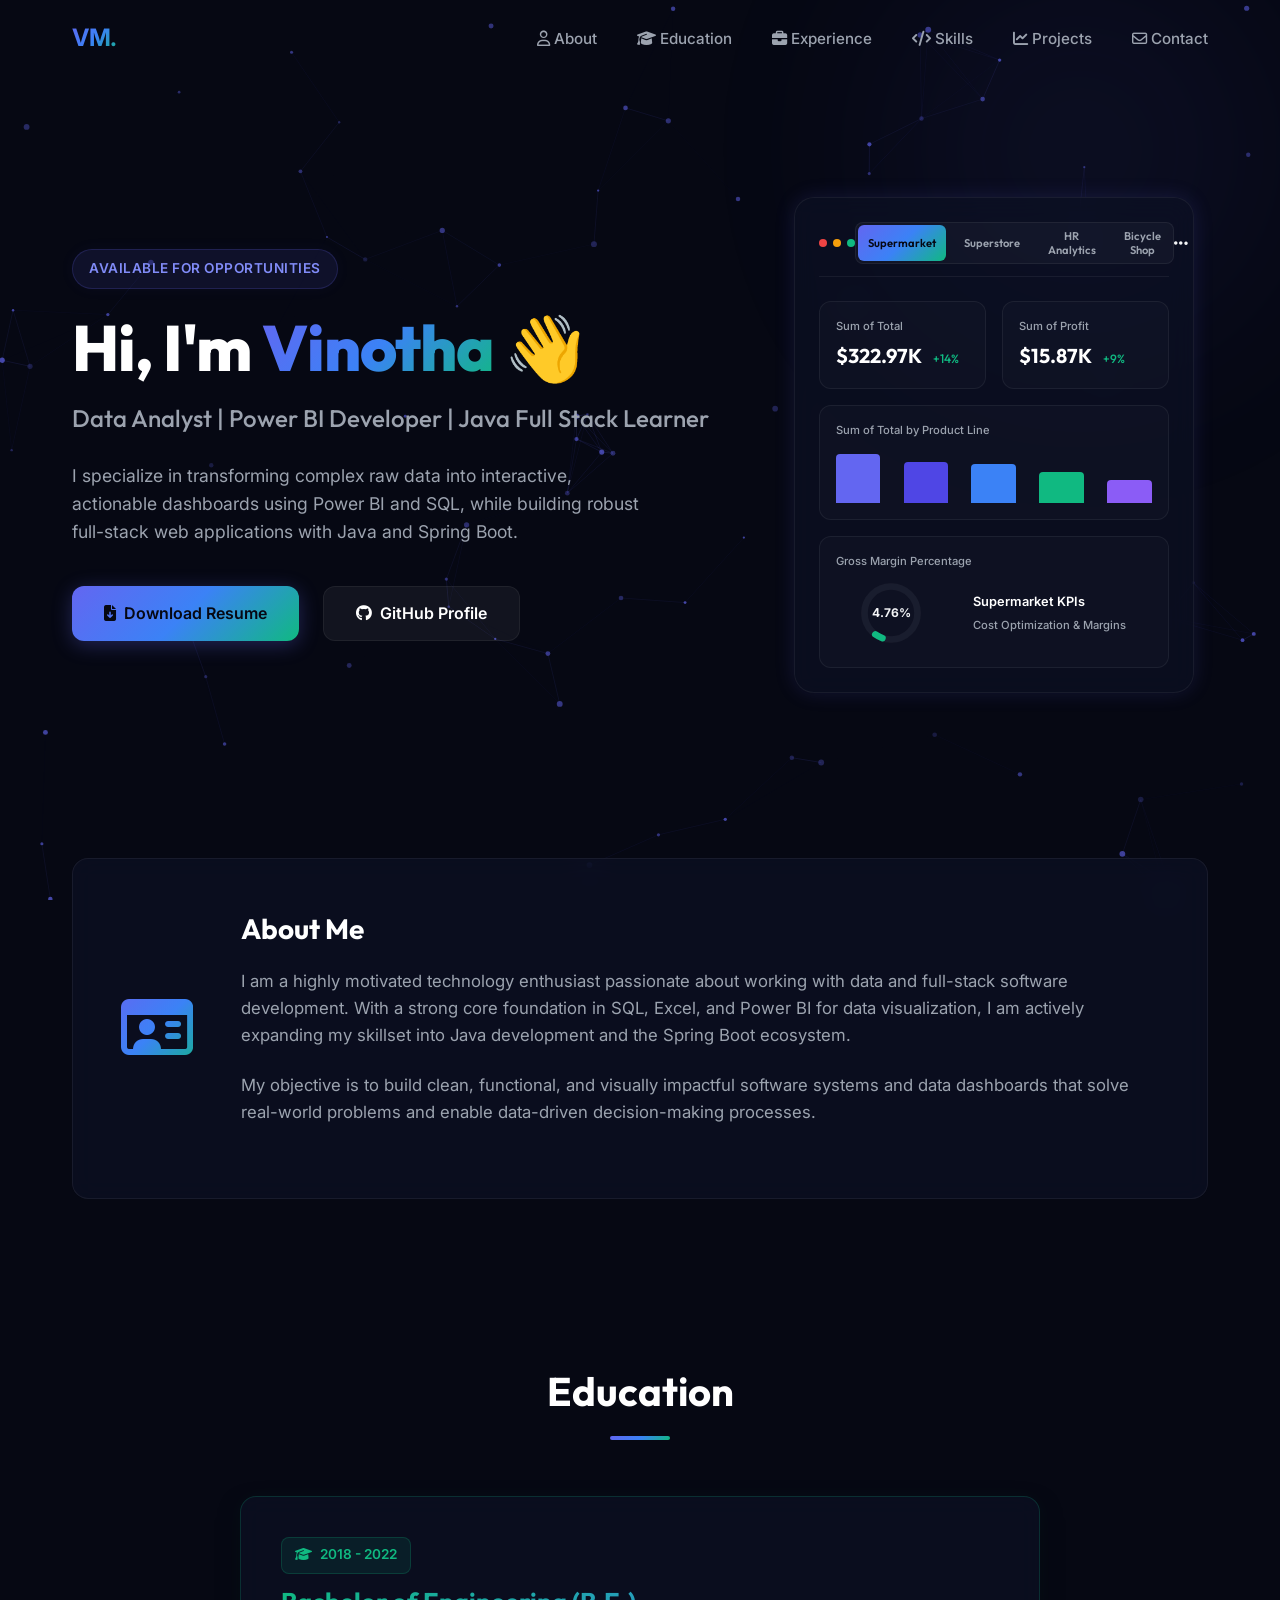
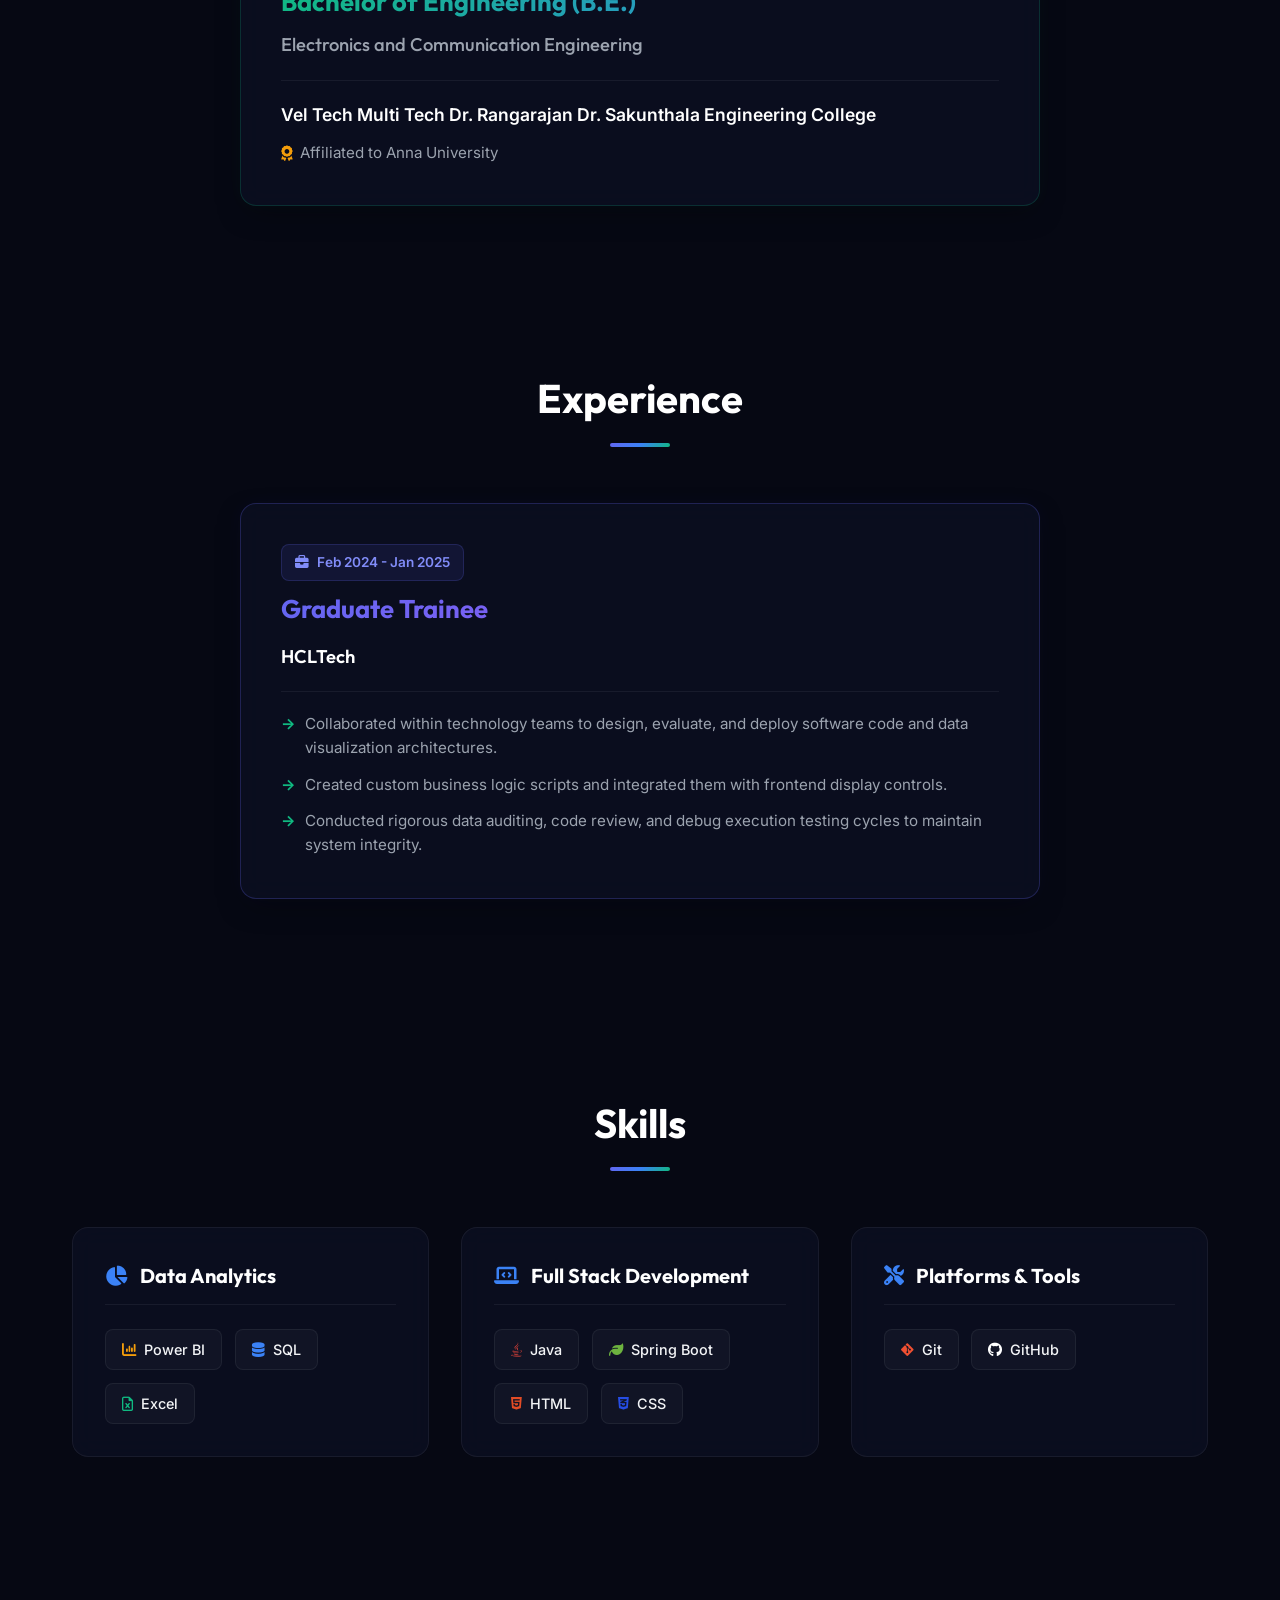
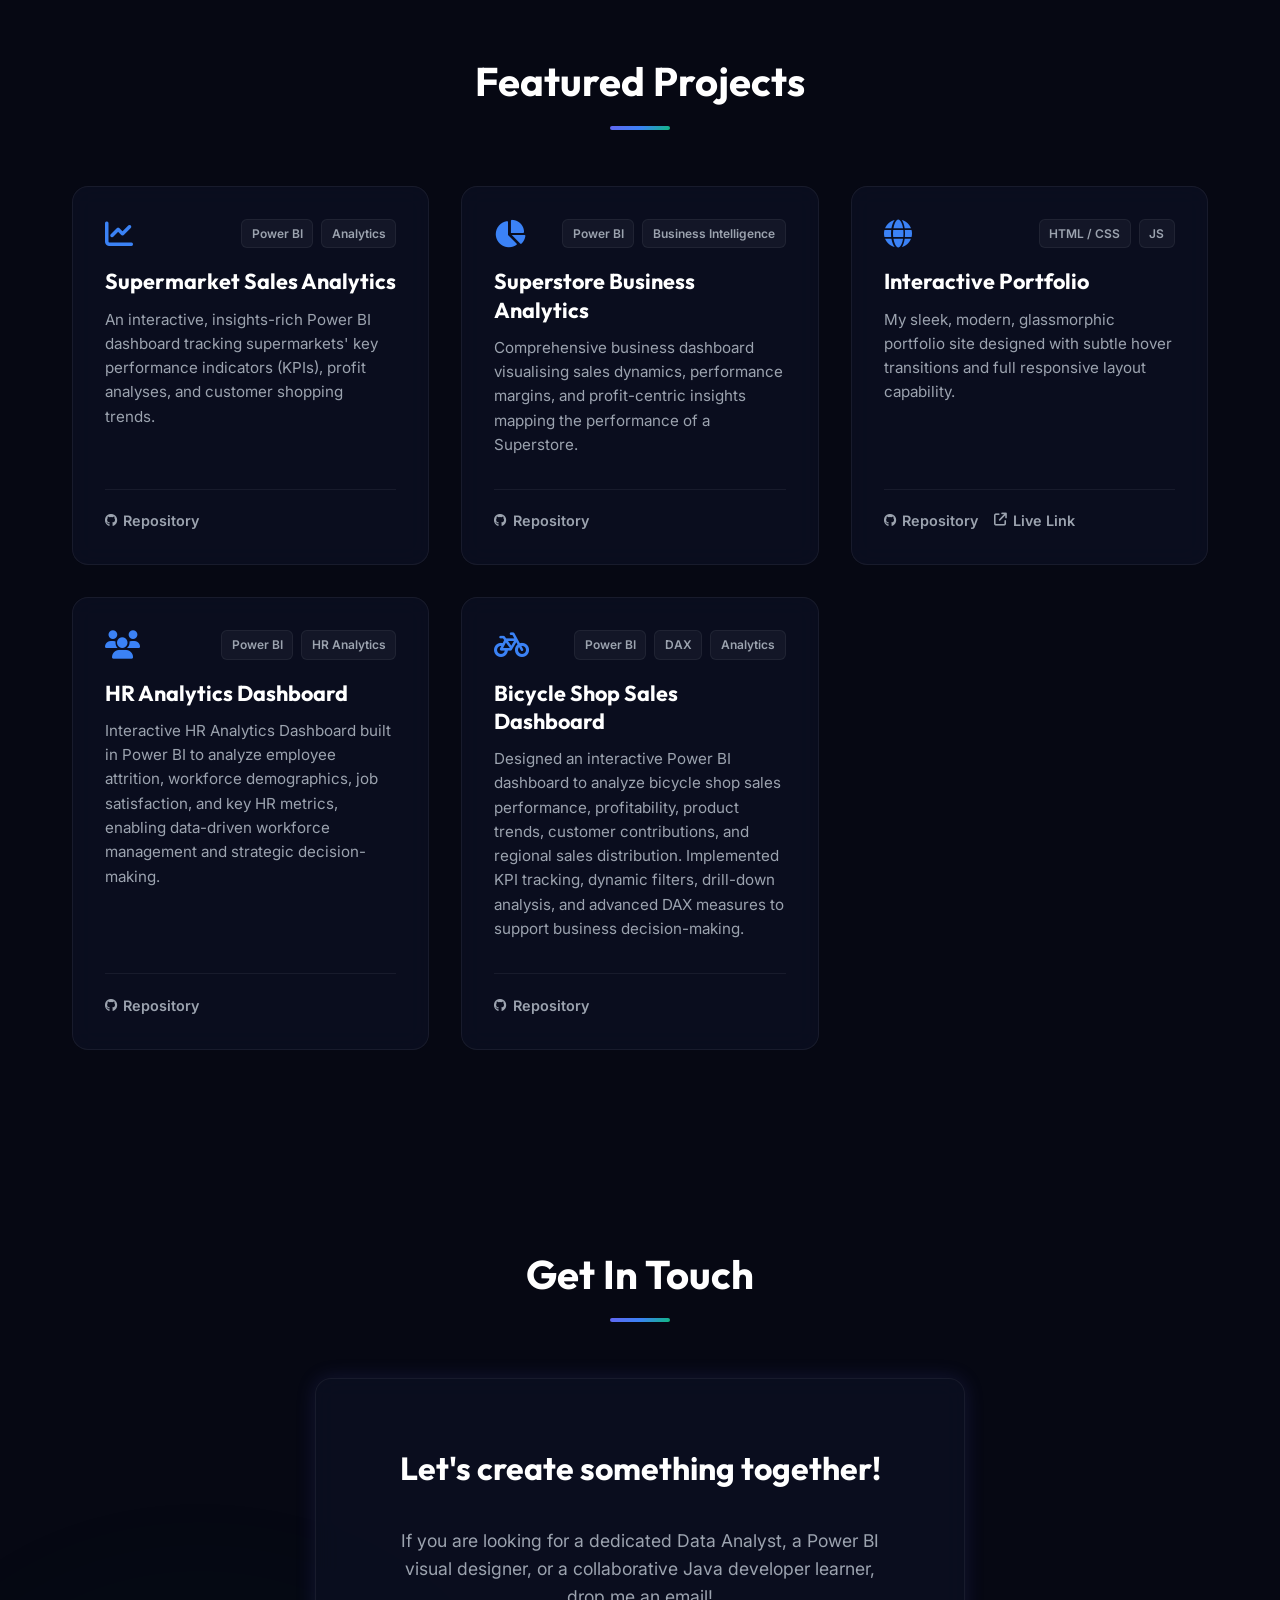
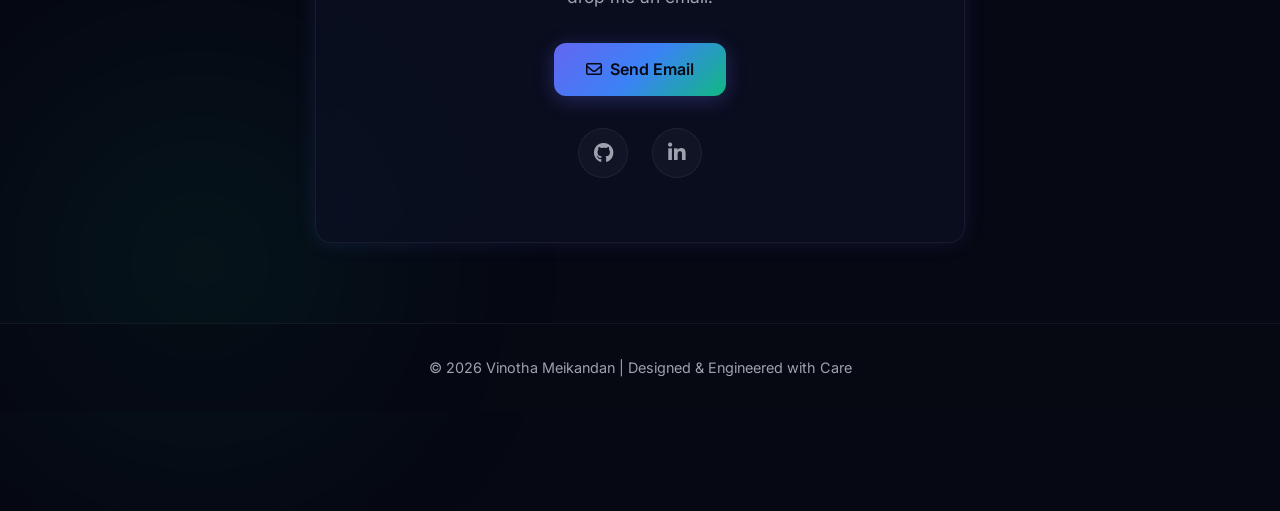
<file: index.html>
<!DOCTYPE html>
<html lang="en">
<head>
    <meta charset="UTF-8">
    <meta name="viewport" content="width=device-width, initial-scale=1.0">
    <meta name="description" content="Professional portfolio of Vinotha Meikandan - Data Analyst, Power BI Developer, and Java Full Stack Learner. Explore interactive analytics dashboards and web application projects.">
    <title>Vinotha Meikandan | Portfolio</title>
    <!-- Google Fonts & FontAwesome -->
    <link rel="stylesheet" href="https://cdnjs.cloudflare.com/ajax/libs/font-awesome/6.5.1/css/all.min.css">
    <link rel="stylesheet" href="style.css?v=1.1">
</head>
<body>
    
    <!-- Dynamic background node network -->
    <canvas id="bg-canvas"></canvas>
    
    <!-- Colored accent glows for styling -->
    <div class="bg-glow-1"></div>
    <div class="bg-glow-2"></div>

    <!-- Navigation Header -->
    <header>
        <nav id="navbar">
            <span class="logo-text" onclick="window.scrollTo(0, 0)">VM.</span>
            <button class="mobile-nav-toggle" aria-label="Toggle menu">
                <i class="fa-solid fa-bars"></i>
            </button>
            <ul>
                <li><a href="#about"><i class="fa-regular fa-user"></i> About</a></li>
                <li><a href="#education"><i class="fa-solid fa-graduation-cap"></i> Education</a></li>
                <li><a href="#experience"><i class="fa-solid fa-briefcase"></i> Experience</a></li>
                <li><a href="#skills"><i class="fa-solid fa-code"></i> Skills</a></li>
                <li><a href="#projects"><i class="fa-solid fa-chart-line"></i> Projects</a></li>
                <li><a href="#contact"><i class="fa-regular fa-envelope"></i> Contact</a></li>
            </ul>
        </nav>
    </header>

    <main>
        <!-- Hero Section -->
        <section id="hero" class="hero-wrapper">
            <div class="hero-content reveal active">
                <span class="badge">Available for opportunities</span>
                <h1>Hi, I'm <span>Vinotha</span> 👋</h1>
                <h2>Data Analyst | Power BI Developer | Java Full Stack Learner</h2>
                <p>
                    I specialize in transforming complex raw data into interactive, actionable dashboards using Power BI and SQL, while building robust full-stack web applications with Java and Spring Boot.
                </p>
                <div class="cta-group">
                    <a href="Vinotha_Meikandan_Professional_Resume.pdf" target="_blank" class="btn" id="btn-resume">
                        <i class="fa-solid fa-file-arrow-down"></i> Download Resume
                    </a>
                    <a href="https://github.com/VinothaMeikandan" target="_blank" class="btn2" id="btn-github">
                        <i class="fa-brands fa-github"></i> GitHub Profile
                    </a>
                </div>
            </div>

            <!-- Sleek interactive CSS dashboard graphic matching the Data Analyst branding -->
            <div class="hero-visual reveal active">
                <div class="dashboard-mockup glass-card">
                    <div class="dashboard-header">
                        <div class="dots">
                            <span class="dot red"></span>
                            <span class="dot yellow"></span>
                            <span class="dot green"></span>
                        </div>
                        <div class="dashboard-tabs">
                            <button class="db-tab active" data-target="db-supermarket">Supermarket</button>
                            <button class="db-tab" data-target="db-superstore">Superstore</button>
                            <button class="db-tab" data-target="db-hr">HR Analytics</button>
                            <button class="db-tab" data-target="db-bicycle">Bicycle Shop</button>
                        </div>
                        <i class="fa-solid fa-ellipsis"></i>
                    </div>

                    <!-- 1. SUPERMARKET DASHBOARD DATA -->
                    <div class="dashboard-grid db-content active" id="db-supermarket">
                        <div class="db-card">
                            <span>Sum of Total</span>
                            <h3>$322.97K <span class="growth">+14%</span></h3>
                        </div>
                        <div class="db-card">
                            <span>Sum of Profit</span>
                            <h3>$15.87K <span class="growth">+9%</span></h3>
                        </div>
                        <div class="db-card full-width">
                            <span>Sum of Total by Product Line</span>
                            <div class="chart-container">
                                <span class="chart-bar" style="height: 95%; background: #6366f1;"></span>
                                <span class="chart-bar" style="height: 80%; background: #4f46e5;"></span>
                                <span class="chart-bar" style="height: 75%; background: #3b82f6;"></span>
                                <span class="chart-bar" style="height: 60%; background: #10b981;"></span>
                                <span class="chart-bar" style="height: 45%; background: #8b5cf6;"></span>
                            </div>
                        </div>
                        <div class="db-card full-width">
                            <span>Gross Margin Percentage</span>
                            <div class="radial-chart-container">
                                <div class="circle-chart">
                                    <svg viewBox="0 0 36 36">
                                        <path class="circle-bg" d="M18 2.0845 a 15.9155 15.9155 0 0 1 0 31.831 a 15.9155 15.9155 0 0 1 0 -31.831" />
                                        <path class="circle-progress" stroke-dasharray="5, 100" d="M18 2.0845 a 15.9155 15.9155 0 0 1 0 31.831 a 15.9155 15.9155 0 0 1 0 -31.831" />
                                    </svg>
                                    <div class="circle-percentage">4.76%</div>
                                </div>
                                <div style="display: flex; flex-direction: column; justify-content: center; gap: 4px; text-align: left;">
                                    <span style="color: var(--text-bright); font-size: 0.8rem; font-weight: 600;">Supermarket KPIs</span>
                                    <span>Cost Optimization & Margins</span>
                                </div>
                            </div>
                        </div>
                    </div>

                    <!-- 2. SUPERSTORE DASHBOARD DATA -->
                    <div class="dashboard-grid db-content" id="db-superstore">
                        <div class="db-card">
                            <span>Total Sales</span>
                            <h3>$2.30M <span class="growth" style="color: var(--accent-green);">+18%</span></h3>
                        </div>
                        <div class="db-card">
                            <span>Total Profit</span>
                            <h3>$286.40K <span class="growth" style="color: var(--accent-green);">+12%</span></h3>
                        </div>
                        <div class="db-card full-width">
                            <span>Sales by Product Category</span>
                            <div class="chart-container">
                                <span class="chart-bar" style="height: 90%; background: #a855f7;"></span>
                                <span class="chart-bar" style="height: 75%; background: #6366f1;"></span>
                                <span class="chart-bar" style="height: 60%; background: #10b981;"></span>
                            </div>
                        </div>
                        <div class="db-card full-width">
                            <span>Profit Margin Display</span>
                            <div class="radial-chart-container">
                                <div class="circle-chart">
                                    <svg viewBox="0 0 36 36">
                                        <path class="circle-bg" d="M18 2.0845 a 15.9155 15.9155 0 0 1 0 31.831 a 15.9155 15.9155 0 0 1 0 -31.831" />
                                        <path class="circle-progress" stroke-dasharray="12.47, 100" style="stroke: #a855f7;" d="M18 2.0845 a 15.9155 15.9155 0 0 1 0 31.831 a 15.9155 15.9155 0 0 1 0 -31.831" />
                                    </svg>
                                    <div class="circle-percentage">12.47%</div>
                                </div>
                                <div style="display: flex; flex-direction: column; justify-content: center; gap: 4px; text-align: left;">
                                    <span style="color: var(--text-bright); font-size: 0.8rem; font-weight: 600;">Superstore Segment</span>
                                    <span>Consumer & Corporate Focus</span>
                                </div>
                            </div>
                        </div>
                    </div>

                    <!-- 3. HR ANALYTICS DASHBOARD DATA -->
                    <div class="dashboard-grid db-content" id="db-hr">
                        <div class="db-card">
                            <span>Total Employees</span>
                            <h3>1,470</h3>
                        </div>
                        <div class="db-card">
                            <span>Active Employees</span>
                            <h3>1,233 <span class="growth" style="color: #10b981;">-16.1%</span></h3>
                        </div>
                        <div class="db-card full-width">
                            <span>Employee Distribution</span>
                            <div class="chart-container">
                                <span class="chart-bar" style="height: 35%; background: #3b82f6;"></span>
                                <span class="chart-bar" style="height: 90%; background: #6366f1;"></span>
                                <span class="chart-bar" style="height: 70%; background: #8b5cf6;"></span>
                                <span class="chart-bar" style="height: 50%; background: #10b981;"></span>
                                <span class="chart-bar" style="height: 40%; background: #ec4899;"></span>
                            </div>
                        </div>
                        <div class="db-card full-width">
                            <span>Attrition Rate Overview</span>
                            <div class="radial-chart-container">
                                <div class="circle-chart">
                                    <svg viewBox="0 0 36 36">
                                        <path class="circle-bg" d="M18 2.0845 a 15.9155 15.9155 0 0 1 0 31.831 a 15.9155 15.9155 0 0 1 0 -31.831" />
                                        <path class="circle-progress" stroke-dasharray="16.1, 100" style="stroke: #ef4444;" d="M18 2.0845 a 15.9155 15.9155 0 0 1 0 31.831 a 15.9155 15.9155 0 0 1 0 -31.831" />
                                    </svg>
                                    <div class="circle-percentage">16.1%</div>
                                </div>
                                <div style="display: flex; flex-direction: column; justify-content: center; gap: 4px; text-align: left;">
                                    <span style="color: var(--text-bright); font-weight: 600;">HR Dashboard</span>
                                    <span>Attrition & Workforce Insights</span>
                                </div>
                            </div>
                        </div>
                    </div>  
                   <!-- BICYCLE SHOP DASHBOARD PREVIEW -->
<div class="dashboard-grid db-content" id="db-bicycle">

    <div class="db-card">
        <span>Total Sales</span>
        <h3>$118.73M <span class="growth">+14%</span></h3>
    </div>

    <div class="db-card">
        <span>Profit ($)</span>
        <h3>$16.89M <span class="growth">+9%</span></h3>
    </div>

    <div class="db-card">
        <span>Profit (%)</span>
        <h3>14.23%</h3>
    </div>

    <div class="db-card">
        <span>Units Sold</span>
        <h3>1.13M</h3>
    </div>

    <div class="db-card full-width">
        <span>Monthly Sales Trend</span>

        <div class="chart-container">
            <span class="chart-bar" style="height:55%"></span>
            <span class="chart-bar" style="height:35%"></span>
            <span class="chart-bar" style="height:45%"></span>
            <span class="chart-bar" style="height:60%"></span>
            <span class="chart-bar" style="height:62%"></span>
            <span class="chart-bar" style="height:58%"></span>
            <span class="chart-bar" style="height:75%"></span>
            <span class="chart-bar" style="height:63%"></span>
            <span class="chart-bar" style="height:50%"></span>
            <span class="chart-bar" style="height:35%"></span>
            <span class="chart-bar" style="height:42%"></span>
            <span class="chart-bar" style="height:65%"></span>
        </div>
    </div>

</div>
</div>
</div>
    </div>
</section>

        <!-- About Section -->
        <section id="about" class="reveal">
            <div class="about-card glass-card">
                <div class="about-icon">
                    <i class="fa-regular fa-id-card"></i>
                </div>
                <div class="about-text">
                    <h3>About Me</h3>
                    <p>
                        I am a highly motivated technology enthusiast passionate about working with data and full-stack software development. With a strong core foundation in SQL, Excel, and Power BI for data visualization, I am actively expanding my skillset into Java development and the Spring Boot ecosystem.
                    </p>
                    <p>
                        My objective is to build clean, functional, and visually impactful software systems and data dashboards that solve real-world problems and enable data-driven decision-making processes.
                    </p>
                </div>
            </div>
        </section>

        <!-- Education Section -->
        <section id="education" class="reveal">
            <h2>Education</h2>
            <div class="education-timeline">
                <div class="education-card glass-card">
                    <div class="edu-header">
                        <div class="edu-badge"><i class="fa-solid fa-graduation-cap"></i> 2018 - 2022</div>
                        <h3>Bachelor of Engineering (B.E.)</h3>
                        <h4>Electronics and Communication Engineering</h4>
                    </div>
                    <div class="edu-body">
                        <p class="school-name">Vel Tech Multi Tech Dr. Rangarajan Dr. Sakunthala Engineering College</p>
                        <p class="affiliation-badge"><i class="fa-solid fa-award"></i> Affiliated to Anna University</p>
                    </div>
                </div>
            </div>
        </section>

        <!-- Experience Section -->
        <section id="experience" class="reveal">
            <h2>Experience</h2>
            <div class="experience-timeline">
                <div class="experience-card glass-card">
                    <div class="exp-header">
                        <div class="exp-badge"><i class="fa-solid fa-briefcase"></i> Feb 2024 - Jan 2025</div>
                        <h3>Graduate Trainee</h3>
                        <h4>HCLTech</h4>
                    </div>
                    <div class="exp-body">
                        <ul class="exp-list">
                            <li>Collaborated within technology teams to design, evaluate, and deploy software code and data visualization architectures.</li>
                            <li>Created custom business logic scripts and integrated them with frontend display controls.</li>
                            <li>Conducted rigorous data auditing, code review, and debug execution testing cycles to maintain system integrity.</li>
                        </ul>
                    </div>
                </div>
            </div>
        </section>

        <!-- Skills Section -->
        <section id="skills" class="reveal">
            <h2>Skills</h2>
            <div class="skills-grid">
                <!-- Category 1: Analytics -->
                <div class="skill-category glass-card">
                    <h3><i class="fa-solid fa-chart-pie"></i> Data Analytics</h3>
                    <div class="skills-list">
                        <span><i class="fa-solid fa-chart-column" style="color: #f59e0b;"></i> Power BI</span>
                        <span><i class="fa-solid fa-database" style="color: #3b82f6;"></i> SQL</span>
                        <span><i class="fa-regular fa-file-excel" style="color: #10b981;"></i> Excel</span>
                    </div>
                </div>

                <!-- Category 2: Software Dev -->
                <div class="skill-category glass-card">
                    <h3><i class="fa-solid fa-laptop-code"></i> Full Stack Development</h3>
                    <div class="skills-list">
                        <span><i class="fa-brands fa-java" style="color: #e2433a;"></i> Java</span>
                        <span><i class="fa-solid fa-leaf" style="color: #6db33f;"></i> Spring Boot</span>
                        <span><i class="fa-brands fa-html5" style="color: #e34c26;"></i> HTML</span>
                        <span><i class="fa-brands fa-css3-alt" style="color: #264de4;"></i> CSS</span>
                    </div>
                </div>

                <!-- Category 3: Tools & Platforms -->
                <div class="skill-category glass-card">
                    <h3><i class="fa-solid fa-screwdriver-wrench"></i> Platforms & Tools</h3>
                    <div class="skills-list">
                        <span><i class="fa-brands fa-git-alt" style="color: #f05032;"></i> Git</span>
                        <span><i class="fa-brands fa-github" style="color: #ffffff;"></i> GitHub</span>
                    </div>
                </div>
            </div>
        </section>

        <!-- Projects Section -->
        <section id="projects" class="reveal">
            <h2>Featured Projects</h2>
            <div class="projects-grid">
                <!-- Project 1 -->
                <div class="project-card glass-card">
                    <div>
                        <div class="project-meta">
                            <i class="fa-solid fa-chart-line project-icon"></i>
                            <div class="project-tags">
                                <span class="tag">Power BI</span>
                                <span class="tag">Analytics</span>
                            </div>
                        </div>
                        <h3>Supermarket Sales Analytics</h3>
                        <p>An interactive, insights-rich Power BI dashboard tracking supermarkets' key performance indicators (KPIs), profit analyses, and customer shopping trends.</p>
                    </div>
                    <div class="project-links">
                        <a href="https://github.com/VinothaMeikandan/Supermarket-Sales-Analytics-Dashboard" target="_blank" id="proj-supermarket-github">
                            <i class="fa-brands fa-github"></i> Repository
                        </a>
                    </div>
                </div>

                <!-- Project 2 -->
                <div class="project-card glass-card">
                    <div>
                        <div class="project-meta">
                            <i class="fa-solid fa-chart-pie project-icon"></i>
                            <div class="project-tags">
                                <span class="tag">Power BI</span>
                                <span class="tag">Business Intelligence</span>
                            </div>
                        </div>
                        <h3>Superstore Business Analytics</h3>
                        <p>Comprehensive business dashboard visualising sales dynamics, performance margins, and profit-centric insights mapping the performance of a Superstore.</p>
                    </div>
                    <div class="project-links">
                        <a href="https://github.com/VinothaMeikandan/superstore-business-analytics-dashboard" target="_blank" id="proj-superstore-github">
                            <i class="fa-brands fa-github"></i> Repository
                        </a>
                    </div>
                </div>

                <!-- Project 3 -->
                <div class="project-card glass-card">
                    <div>
                        <div class="project-meta">
                            <i class="fa-solid fa-globe project-icon"></i>
                            <div class="project-tags">
                                <span class="tag">HTML / CSS</span>
                                <span class="tag">JS</span>
                            </div>
                        </div>
                        <h3>Interactive Portfolio</h3>
                        <p>My sleek, modern, glassmorphic portfolio site designed with subtle hover transitions and full responsive layout capability.</p>
                    </div>
                    <div class="project-links">
                        <a href="https://github.com/VinothaMeikandan/portfolio-website" target="_blank" id="proj-portfolio-github">
                            <i class="fa-brands fa-github"></i> Repository
                        </a>
                        <a href="https://vinothameikandan.github.io/portfolio-website/" target="_blank" id="proj-portfolio-live">
                            <i class="fa-solid fa-arrow-up-right-from-square"></i> Live Link
                        </a>
                    </div>
                </div>

                <!-- Project 4 -->
                <div class="project-card glass-card">
                    <div>
                        <div class="project-meta">
                            <i class="fa-solid fa-users project-icon"></i>
                            <div class="project-tags">
                                <span class="tag">Power BI</span>
                                <span class="tag">HR Analytics</span>
                            </div>
                        </div>
                        <h3>HR Analytics Dashboard</h3>
                        <p>
                            Interactive HR Analytics Dashboard built in Power BI to analyze employee attrition,
                            workforce demographics, job satisfaction, and key HR metrics, enabling data-driven
                            workforce management and strategic decision-making.
                        </p>
                    </div>
                    <div class="project-links">
                        <a href="https://github.com/VinothaMeikandan/HR-Analytics-Dashboard" target="_blank" id="proj-hranalytics-github">
                            <i class="fa-brands fa-github"></i> Repository
                        </a>
                    </div>
                      <!-- Project 5 -->
                </div><div class="project-card glass-card">

    <div>
        <div class="project-meta">
            <i class="fa-solid fa-bicycle project-icon"></i>

            <div class="project-tags">
                <span class="tag">Power BI</span>
                <span class="tag">DAX</span>
                <span class="tag">Analytics</span>
            </div>
        </div>

        <h3>Bicycle Shop Sales Dashboard</h3>

        <p>
            Designed an interactive Power BI dashboard to analyze
            bicycle shop sales performance, profitability,
            product trends, customer contributions,
            and regional sales distribution.
            Implemented KPI tracking, dynamic filters,
            drill-down analysis, and advanced DAX measures
            to support business decision-making.
        </p>
    </div>

    <div class="project-links">
        <a href="https://github.com/VinothaMeikandan/Sales-Dashboard-Bicycle-"
           target="_blank">
            <i class="fa-brands fa-github"></i> Repository
        </a>
    </div>

</div>
            </div>
        </section>

        <!-- Contact Section -->
        <section id="contact" class="reveal">
            <h2>Get In Touch</h2>
            <div class="contact-card glass-card">
                <h3>Let's create something together!</h3>
                <p>
                    If you are looking for a dedicated Data Analyst, a Power BI visual designer, or a collaborative Java developer learner, drop me an email!
                </p>
                <a href="mailto:vinothameikandan1513@gmail.com" class="btn" id="contact-email">
                    <i class="fa-regular fa-envelope"></i> Send Email
                </a>
                <div class="social-links">
                    <a href="https://github.com/VinothaMeikandan" target="_blank" class="social-btn" aria-label="GitHub Profile" id="social-github">
                        <i class="fa-brands fa-github"></i>
                    </a>
                    <a href="https://www.linkedin.com/in/vinotha-meikandan-ba4b1536a/" target="_blank" class="social-btn" aria-label="LinkedIn Profile" id="social-linkedin">
                        <i class="fa-brands fa-linkedin-in"></i>
                    </a>
                </div>
            </div>
        </section>
    </main>

    <!-- Footer -->
    <footer>
        <p>&copy; 2026 Vinotha Meikandan | Designed & Engineered with Care</p>
    </footer>

    <!-- Interactive script loading -->
    <script src="script.js"></script>
</body>
</html>
</file>
<file: style.css>
@import url('https://fonts.googleapis.com/css2?family=Inter:wght@300;400;500;600;700&family=Outfit:wght@400;500;600;700;800&display=swap');

:root {
    --bg-dark: #060813;
    --bg-card: rgba(13, 18, 38, 0.65);
    --bg-card-hover: rgba(20, 27, 54, 0.8);
    --bg-nav: rgba(6, 8, 19, 0.75);
    --border-color: rgba(255, 255, 255, 0.06);
    --border-glow: rgba(99, 102, 241, 0.3);
    --text-main: #f3f4f6;
    --text-muted: #9ca3af;
    --text-bright: #ffffff;
    --primary-grad: linear-gradient(135deg, #6366f1 0%, #3b82f6 50%, #10b981 100%);
    --accent-grad: linear-gradient(135deg, #a855f7 0%, #6366f1 100%);
    --accent-blue: #3b82f6;
    --accent-green: #10b981;
    --accent-purple: #8b5cf6;
    --font-heading: 'Outfit', sans-serif;
    --font-body: 'Inter', sans-serif;
    --transition: all 0.3s cubic-bezier(0.4, 0, 0.2, 1);
    --glow-shadow: 0 0 20px rgba(99, 102, 241, 0.15);
}

/* Base Styles */
* {
    margin: 0;
    padding: 0;
    box-sizing: border-box;
    scroll-behavior: smooth;
}

body {
    background-color: var(--bg-dark);
    color: var(--text-main);
    font-family: var(--font-body);
    line-height: 1.6;
    overflow-x: hidden;
    position: relative;
}

/* Background Canvas & Decorative Elements */
#bg-canvas {
    position: fixed;
    top: 0;
    left: 0;
    width: 100vw;
    height: 100vh;
    z-index: -2;
    pointer-events: none;
}

.bg-glow-1, .bg-glow-2 {
    position: absolute;
    width: 500px;
    height: 500px;
    border-radius: 50%;
    filter: blur(120px);
    z-index: -1;
    opacity: 0.15;
    pointer-events: none;
}

.bg-glow-1 {
    top: -100px;
    right: -50px;
    background: radial-gradient(circle, #6366f1 0%, transparent 70%);
}

.bg-glow-2 {
    bottom: -100px;
    left: -50px;
    background: radial-gradient(circle, #10b981 0%, transparent 70%);
}

/* Scrollbar */
::-webkit-scrollbar {
    width: 8px;
}
::-webkit-scrollbar-track {
    background: var(--bg-dark);
}
::-webkit-scrollbar-thumb {
    background: rgba(99, 102, 241, 0.3);
    border-radius: 4px;
    transition: var(--transition);
}
::-webkit-scrollbar-thumb:hover {
    background: rgba(99, 102, 241, 0.6);
}

/* Selection */
::selection {
    background: rgba(99, 102, 241, 0.3);
    color: var(--text-bright);
}

/* Typography & Layout Utilities */
h1, h2, h3, h4 {
    font-family: var(--font-heading);
    color: var(--text-bright);
}

h2 {
    font-size: 2.5rem;
    font-weight: 700;
    text-align: center;
    margin-bottom: 3.5rem;
    position: relative;
}

h2::after {
    content: '';
    display: block;
    width: 60px;
    height: 4px;
    background: var(--primary-grad);
    margin: 0.8rem auto 0 auto;
    border-radius: 2px;
}

section {
    padding: 7rem 2rem 5rem 2rem;
    max-width: 1200px;
    margin: 0 auto;
    position: relative;
}

/* Glassmorphism Cards */
.glass-card {
    background: var(--bg-card);
    border: 1px solid var(--border-color);
    backdrop-filter: blur(12px);
    -webkit-backdrop-filter: blur(12px);
    border-radius: 16px;
    transition: var(--transition);
}

.glass-card:hover {
    background: var(--bg-card-hover);
    border-color: rgba(99, 102, 241, 0.2);
    transform: translateY(-5px);
    box-shadow: 0 10px 30px -10px rgba(0, 0, 0, 0.5), 0 0 25px rgba(99, 102, 241, 0.1);
}

/* Header & Nav */
header {
    width: 100%;
    position: fixed;
    top: 0;
    left: 0;
    z-index: 100;
    transition: var(--transition);
}

header.scrolled {
    background: var(--bg-nav);
    backdrop-filter: blur(15px);
    -webkit-backdrop-filter: blur(15px);
    box-shadow: 0 4px 30px rgba(0, 0, 0, 0.3);
    border-bottom: 1px solid var(--border-color);
}

nav {
    max-width: 1200px;
    margin: 0 auto;
    padding: 1.2rem 2rem;
    display: flex;
    justify-content: space-between;
    align-items: center;
}

.logo-text {
    font-size: 1.5rem;
    font-weight: 700;
    letter-spacing: -0.5px;
    background: var(--primary-grad);
    -webkit-background-clip: text;
    -webkit-text-fill-color: transparent;
    cursor: pointer;
}

nav ul {
    display: flex;
    list-style: none;
    gap: 2.5rem;
    align-items: center;
}

nav ul li a {
    color: var(--text-muted);
    text-decoration: none;
    font-weight: 500;
    font-size: 0.95rem;
    transition: var(--transition);
    position: relative;
    padding: 0.25rem 0;
}

nav ul li a:hover {
    color: var(--text-bright);
}

nav ul li a::after {
    content: '';
    position: absolute;
    bottom: 0;
    left: 0;
    width: 0;
    height: 2px;
    background: var(--primary-grad);
    transition: var(--transition);
}

nav ul li a:hover::after {
    width: 100%;
}

/* Mobile Menu Button */
.mobile-nav-toggle {
    display: none;
    background: none;
    border: none;
    color: var(--text-main);
    font-size: 1.5rem;
    cursor: pointer;
    z-index: 101;
}

/* Hero Section */
.hero-wrapper {
    display: grid;
    grid-template-columns: 1.2fr 0.8fr;
    gap: 4rem;
    align-items: center;
    padding-top: 10rem;
    padding-bottom: 5rem;
    min-height: 90vh;
}

.hero-content {
    display: flex;
    flex-direction: column;
    align-items: flex-start;
}

.badge {
    background: rgba(99, 102, 241, 0.1);
    color: #818cf8;
    border: 1px solid rgba(99, 102, 241, 0.2);
    padding: 0.5rem 1rem;
    border-radius: 9999px;
    font-size: 0.85rem;
    font-weight: 600;
    letter-spacing: 0.5px;
    text-transform: uppercase;
    margin-bottom: 1.5rem;
    box-shadow: 0 0 15px rgba(99, 102, 241, 0.05);
}

.hero-content h1 {
    font-size: 4rem;
    font-weight: 800;
    line-height: 1.1;
    margin-bottom: 1rem;
    letter-spacing: -1px;
}

.hero-content h1 span {
    background: var(--primary-grad);
    -webkit-background-clip: text;
    -webkit-text-fill-color: transparent;
}

.hero-content h2 {
    font-size: 1.5rem;
    text-align: left;
    margin-bottom: 1.5rem;
    color: var(--text-muted);
    font-weight: 500;
}

.hero-content h2::after {
    display: none;
}

.hero-content p {
    font-size: 1.1rem;
    color: var(--text-muted);
    margin-bottom: 2.5rem;
    max-width: 580px;
}

.cta-group {
    display: flex;
    gap: 1.5rem;
}

/* Buttons */
.btn, .btn2 {
    padding: 0.85rem 2rem;
    border-radius: 12px;
    font-weight: 600;
    text-decoration: none;
    display: inline-flex;
    align-items: center;
    gap: 0.5rem;
    font-size: 1rem;
    transition: var(--transition);
}

.btn {
    background: var(--primary-grad);
    color: var(--bg-dark);
    box-shadow: 0 4px 20px rgba(99, 102, 241, 0.3);
}

.btn:hover {
    transform: translateY(-2px);
    box-shadow: 0 6px 25px rgba(99, 102, 241, 0.5);
    filter: brightness(1.1);
}

.btn2 {
    background: rgba(255, 255, 255, 0.05);
    color: var(--text-bright);
    border: 1px solid var(--border-color);
}

.btn2:hover {
    background: rgba(255, 255, 255, 0.1);
    border-color: rgba(255, 255, 255, 0.2);
    transform: translateY(-2px);
}

/* Hero Interactive Dashboard Visual */
.hero-visual {
    position: relative;
    display: flex;
    justify-content: center;
    align-items: center;
}

.dashboard-mockup {
    width: 100%;
    max-width: 400px;
    height: auto;
    padding: 1.5rem;
    border-radius: 20px;
    box-shadow: var(--glow-shadow);
}

.dashboard-header {
    display: flex;
    justify-content: space-between;
    align-items: center;
    margin-bottom: 1.5rem;
    border-bottom: 1px solid var(--border-color);
    padding-bottom: 0.75rem;
}

.dots {
    display: flex;
    gap: 6px;
}

.dot {
    width: 8px;
    height: 8px;
    border-radius: 50%;
    background: rgba(255, 255, 255, 0.2);
}

.dot.red { background: #ef4444; }
.dot.yellow { background: #f59e0b; }
.dot.green { background: #10b981; }

.dashboard-tabs {
    display: flex;
    gap: 8px;
    background: rgba(255, 255, 255, 0.03);
    border: 1px solid var(--border-color);
    padding: 2px;
    border-radius: 8px;
}

.db-tab {
    background: none;
    border: none;
    color: var(--text-muted);
    font-family: var(--font-heading);
    font-size: 0.7rem;
    font-weight: 600;
    padding: 4px 10px;
    border-radius: 6px;
    cursor: pointer;
    transition: var(--transition);
}

.db-tab:hover {
    color: var(--text-bright);
}

.db-tab.active {
    background: var(--primary-grad);
    color: var(--bg-dark);
}

.dashboard-grid {
    display: none;
    grid-template-columns: 1fr 1fr;
    gap: 1rem;
}

.dashboard-grid.active {
    display: grid;
}

.db-card {
    background: rgba(255, 255, 255, 0.02);
    border: 1px solid var(--border-color);
    border-radius: 12px;
    padding: 1rem;
    display: flex;
    flex-direction: column;
    gap: 0.25rem;
}

.db-card.full-width {
    grid-column: span 2;
}

.db-card span {
    font-size: 0.7rem;
    color: var(--text-muted);
    font-weight: 500;
}

.db-card h3 {
    font-size: 1.25rem;
    font-weight: 700;
}

.db-card h3 span.growth {
    font-size: 0.75rem;
    color: var(--accent-green);
    margin-left: 0.5rem;
    font-weight: 500;
}

/* CSS Mini Bar Chart mockup */
.chart-container {
    height: 60px;
    display: flex;
    align-items: flex-end;
    justify-content: space-between;
    padding-top: 0.5rem;
}

.chart-bar {
    width: 14%;
    background: var(--accent-blue);
    border-radius: 4px 4px 0 0;
    transition: var(--transition);
    height: 0; /* Animated dynamically with JS or CSS loading */
}

.chart-bar:nth-child(1) { height: 40%; background: #6366f1; }
.chart-bar:nth-child(2) { height: 75%; background: #4f46e5; }
.chart-bar:nth-child(3) { height: 50%; background: #3b82f6; }
.chart-bar:nth-child(4) { height: 90%; background: #10b981; }
.chart-bar:nth-child(5) { height: 60%; background: #8b5cf6; }

/* CSS Circle Chart Mockup */
.radial-chart-container {
    display: flex;
    justify-content: space-around;
    align-items: center;
    padding: 0.5rem 0;
}

.circle-chart {
    position: relative;
    width: 60px;
    height: 60px;
}

.circle-chart svg {
    transform: rotate(-90deg);
}

.circle-bg {
    fill: none;
    stroke: rgba(255, 255, 255, 0.05);
    stroke-width: 4;
}

.circle-progress {
    fill: none;
    stroke: var(--accent-green);
    stroke-width: 4;
    stroke-linecap: round;
    stroke-dasharray: 100;
    stroke-dashoffset: 25; /* 75% */
    transition: var(--transition);
}

.circle-percentage {
    position: absolute;
    top: 50%;
    left: 50%;
    transform: translate(-50%, -50%);
    font-size: 0.75rem;
    font-weight: 700;
}

/* About Link Anchors Section */
#about {
    margin-top: -4rem;
}

.about-card {
    padding: 3rem;
    display: flex;
    gap: 3rem;
    align-items: center;
}

.about-icon {
    font-size: 4rem;
    background: var(--primary-grad);
    -webkit-background-clip: text;
    -webkit-text-fill-color: transparent;
}

.about-text h3 {
    font-size: 1.75rem;
    margin-bottom: 1rem;
}

.about-text p {
    color: var(--text-muted);
    font-size: 1.05rem;
    margin-bottom: 1.5rem;
}

/* Education Section */
#education {
    padding-top: 5rem;
}

.education-timeline {
    max-width: 800px;
    margin: 0 auto;
}

.education-card {
    padding: 2.5rem;
    position: relative;
    overflow: hidden;
    border-color: rgba(16, 185, 129, 0.2);
    box-shadow: 0 10px 30px -10px rgba(0, 0, 0, 0.5), 0 0 20px rgba(16, 185, 129, 0.05);
}

.education-card:hover {
    border-color: rgba(16, 185, 129, 0.45) !important;
    box-shadow: 0 10px 30px -10px rgba(0, 0, 0, 0.5), 0 0 25px rgba(16, 185, 129, 0.15) !important;
}

.edu-header {
    display: flex;
    flex-direction: column;
    gap: 0.5rem;
    margin-bottom: 1.25rem;
    border-bottom: 1px solid var(--border-color);
    padding-bottom: 1.25rem;
}

.edu-badge {
    align-self: flex-start;
    background: rgba(16, 185, 129, 0.1);
    color: var(--accent-green);
    border: 1px solid rgba(16, 185, 129, 0.2);
    padding: 0.4rem 0.8rem;
    border-radius: 8px;
    font-size: 0.85rem;
    font-weight: 600;
    display: inline-flex;
    align-items: center;
    gap: 0.5rem;
}

.education-card h3 {
    font-size: 1.6rem;
    font-weight: 700;
    background: linear-gradient(135deg, #10b981 0%, #3b82f6 100%);
    -webkit-background-clip: text;
    -webkit-text-fill-color: transparent;
    display: inline-block;
}

.education-card h4 {
    font-size: 1.15rem;
    color: var(--text-muted);
    font-weight: 500;
}

.edu-body {
    display: flex;
    flex-direction: column;
    gap: 0.75rem;
}

.school-name {
    font-size: 1.1rem;
    color: var(--text-bright);
    font-weight: 600;
}

.affiliation-badge {
    font-size: 0.95rem;
    color: var(--text-muted);
    display: flex;
    align-items: center;
    gap: 0.5rem;
}

.affiliation-badge i {
    color: #f59e0b;
}

/* Experience Section */
#experience {
    padding-top: 5rem;
}

.experience-timeline {
    max-width: 800px;
    margin: 0 auto;
}

.experience-card {
    padding: 2.5rem;
    position: relative;
    overflow: hidden;
    border-color: rgba(99, 102, 241, 0.25);
    box-shadow: 0 10px 30px -10px rgba(0, 0, 0, 0.5), 0 0 20px rgba(99, 102, 241, 0.05);
}

.experience-card:hover {
    border-color: rgba(99, 102, 241, 0.5) !important;
    box-shadow: 0 10px 30px -10px rgba(0, 0, 0, 0.5), 0 0 25px rgba(99, 102, 241, 0.18) !important;
}

.exp-header {
    display: flex;
    flex-direction: column;
    gap: 0.5rem;
    margin-bottom: 1.25rem;
    border-bottom: 1px solid var(--border-color);
    padding-bottom: 1.25rem;
}

.exp-badge {
    align-self: flex-start;
    background: rgba(99, 102, 241, 0.1);
    color: #818cf8;
    border: 1px solid rgba(99, 102, 241, 0.2);
    padding: 0.4rem 0.8rem;
    border-radius: 8px;
    font-size: 0.85rem;
    font-weight: 600;
    display: inline-flex;
    align-items: center;
    gap: 0.5rem;
}

.experience-card h3 {
    font-size: 1.6rem;
    font-weight: 700;
    background: linear-gradient(135deg, #6366f1 0%, #a855f7 100%);
    -webkit-background-clip: text;
    -webkit-text-fill-color: transparent;
    display: inline-block;
}

.experience-card h4 {
    font-size: 1.15rem;
    color: var(--text-bright);
    font-weight: 600;
    margin-top: 0.25rem;
}

.exp-body {
    display: flex;
    flex-direction: column;
}

.exp-list {
    list-style: none;
    display: flex;
    flex-direction: column;
    gap: 0.75rem;
}

.exp-list li {
    color: var(--text-muted);
    font-size: 0.95rem;
    position: relative;
    padding-left: 1.5rem;
}

.exp-list li::before {
    content: "→";
    position: absolute;
    left: 0;
    color: var(--accent-green);
    font-weight: bold;
}

/* Skills Section */
.skills-grid {
    display: grid;
    grid-template-columns: repeat(auto-fit, minmax(280px, 1fr));
    gap: 2rem;
}

.skill-category {
    padding: 2rem;
}

.skill-category h3 {
    font-size: 1.25rem;
    margin-bottom: 1.5rem;
    display: flex;
    align-items: center;
    gap: 0.75rem;
    border-bottom: 1px solid var(--border-color);
    padding-bottom: 0.75rem;
}

.skill-category h3 i {
    color: var(--accent-blue);
}

.skills-list {
    display: flex;
    flex-wrap: wrap;
    gap: 0.8rem;
}

.skills-list span {
    background: rgba(255, 255, 255, 0.03);
    border: 1px solid var(--border-color);
    padding: 0.5rem 1rem;
    border-radius: 8px;
    font-size: 0.9rem;
    font-weight: 500;
    display: inline-flex;
    align-items: center;
    gap: 0.5rem;
    transition: var(--transition);
}

.skills-list span:hover {
    background: rgba(99, 102, 241, 0.1);
    border-color: rgba(99, 102, 241, 0.3);
    color: var(--text-bright);
    transform: translateY(-2px);
    box-shadow: 0 4px 12px rgba(99, 102, 241, 0.1);
}

/* Projects Section */
.projects-grid {
    display: grid;
    grid-template-columns: repeat(auto-fit, minmax(320px, 1fr));
    gap: 2rem;
}

.project-card {
    padding: 2rem;
    display: flex;
    flex-direction: column;
    justify-content: space-between;
    height: 100%;
}

.project-meta {
    display: flex;
    justify-content: space-between;
    align-items: center;
    margin-bottom: 1.2rem;
}

.project-icon {
    font-size: 1.75rem;
    color: var(--accent-blue);
}

.project-tags {
    display: flex;
    gap: 0.5rem;
    flex-wrap: wrap;
}
.projects-grid {
    display: grid;
    grid-template-columns: repeat(auto-fit, minmax(320px, 1fr));
    gap: 2rem;
}
.project-card {
    padding: 2rem;
    display: flex;
    flex-direction: column;
    justify-content: space-between;
    height: 100%;
}
.tag {
    font-size: 0.75rem;
    font-weight: 600;
    padding: 0.25rem 0.6rem;
    border-radius: 6px;
    background: rgba(255, 255, 255, 0.04);
    border: 1px solid var(--border-color);
    color: var(--text-muted);
}

.project-card h3 {
    font-size: 1.35rem;
    margin-bottom: 0.75rem;
    line-height: 1.3;
}

.project-card p {
    color: var(--text-muted);
    font-size: 0.95rem;
    margin-bottom: 2rem;
    flex-grow: 1;
}

.project-links {
    display: flex;
    gap: 1rem;
    border-top: 1px solid var(--border-color);
    padding-top: 1.2rem;
}

.project-links a {
    text-decoration: none;
    font-size: 0.9rem;
    font-weight: 600;
    color: var(--text-muted);
    display: inline-flex;
    align-items: center;
    gap: 0.4rem;
    transition: var(--transition);
}

.project-links a:hover {
    color: var(--text-bright);
}

.project-links a i {
    font-size: 0.8rem;
    transition: var(--transition);
}

.project-links a:hover i {
    transform: translateX(3px);
}

/* Contact Section */
.contact-card {
    max-width: 650px;
    margin: 0 auto;
    padding: 4rem 3rem;
    text-align: center;
    display: flex;
    flex-direction: column;
    align-items: center;
    gap: 2rem;
    box-shadow: var(--glow-shadow);
}

.contact-card h3 {
    font-size: 2rem;
    font-weight: 700;
}

.contact-card p {
    color: var(--text-muted);
    font-size: 1.1rem;
    max-width: 500px;
}

.social-links {
    display: flex;
    gap: 1.5rem;
}

.social-btn {
    width: 50px;
    height: 50px;
    border-radius: 50%;
    background: rgba(255, 255, 255, 0.03);
    border: 1px solid var(--border-color);
    display: flex;
    justify-content: center;
    align-items: center;
    color: var(--text-muted);
    font-size: 1.25rem;
    text-decoration: none;
    transition: var(--transition);
}

.social-btn:hover {
    background: var(--primary-grad);
    color: var(--bg-dark);
    border-color: transparent;
    transform: translateY(-3px);
    box-shadow: 0 4px 15px rgba(99, 102, 241, 0.3);
}

/* Footer styling */
footer {
    border-top: 1px solid var(--border-color);
    background: rgba(6, 8, 19, 0.5);
    padding: 2rem;
    text-align: center;
}

footer p {
    color: var(--text-muted);
    font-size: 0.9rem;
}

/* Scroll reveal utility classes */
.reveal {
    opacity: 0;
    transform: translateY(30px);
    transition: opacity 0.8s ease, transform 0.8s cubic-bezier(0.16, 1, 0.3, 1);
}

.reveal.active {
    opacity: 1;
    transform: translateY(0);
}

/* Responsive Breakpoints */
@media (max-width: 1024px) {
    .hero-wrapper {
        grid-template-columns: 1fr;
        gap: 3rem;
        padding-top: 8rem;
        text-align: center;
    }

    .hero-content {
        align-items: center;
    }

    .hero-content h2 {
        text-align: center;
    }

    .hero-content h1 {
        font-size: 3.5rem;
    }

    .cta-group {
        justify-content: center;
    }

    .hero-visual {
        order: -1;
    }

    .about-card {
        flex-direction: column;
        text-align: center;
        padding: 2.5rem;
    }
}

@media (max-width: 768px) {
    section {
        padding: 5rem 1.5rem;
    }

    .mobile-nav-toggle {
        display: block;
    }

    nav ul {
        position: fixed;
        top: 0;
        right: -100%;
        width: 75%;
        max-width: 300px;
        height: 100vh;
        background: rgba(10, 14, 30, 0.95);
        backdrop-filter: blur(20px);
        -webkit-backdrop-filter: blur(20px);
        flex-direction: column;
        justify-content: center;
        align-items: center;
        gap: 3rem;
        transition: var(--transition);
        border-left: 1px solid var(--border-color);
        box-shadow: -10px 0 30px rgba(0, 0, 0, 0.5);
    }

    nav ul.active {
        right: 0;
    }

    .hero-content h1 {
        font-size: 2.75rem;
    }

    .cta-group {
        flex-direction: column;
        width: 100%;
        max-width: 300px;
    }

    .btn, .btn2 {
        justify-content: center;
        width: 100%;
    }
}
/* Custom Stroke Progress Overrides for Dashboard Gauges */
#db-supermarket .circle-progress {
    stroke-dasharray: 4.76, 100;
    stroke: var(--accent-green);
}

#db-superstore .circle-progress {
    stroke-dasharray: 12.47, 100;
    stroke: var(--accent-purple);
}

#db-hr .circle-progress {
    stroke-dasharray: 16.1, 100;
    stroke: #ef4444; /* Standard Red for high-attrition visibility */
}
/* Mobile Dashboard Fix */
@media (max-width: 768px) {

    .dashboard-mockup {
        max-width: 100%;
        height: auto;
        overflow: visible;
    }

    .dashboard-grid {
        grid-template-columns: 1fr;
        gap: 0.8rem;
    }

    .db-card.full-width {
        grid-column: span 1;
    }

    .db-card {
        min-height: 100px;
    }

    .chart-container {
        height: 80px;
    }

    .dashboard-tabs {
        flex-wrap: wrap;
        justify-content: center;
    }

    .db-tab {
        font-size: 0.65rem;
        padding: 6px 8px;
    }
}.dashboard-preview{
    padding:20px;
    overflow:hidden;
}

.dashboard-preview img{
    width:100%;
    border-radius:15px;
    display:block;
    margin-bottom:20px;
}

.preview-info h3{
    margin-bottom:10px;
}

.preview-info p{
    color:var(--text-muted);
    margin-bottom:20px;
}
</file>
